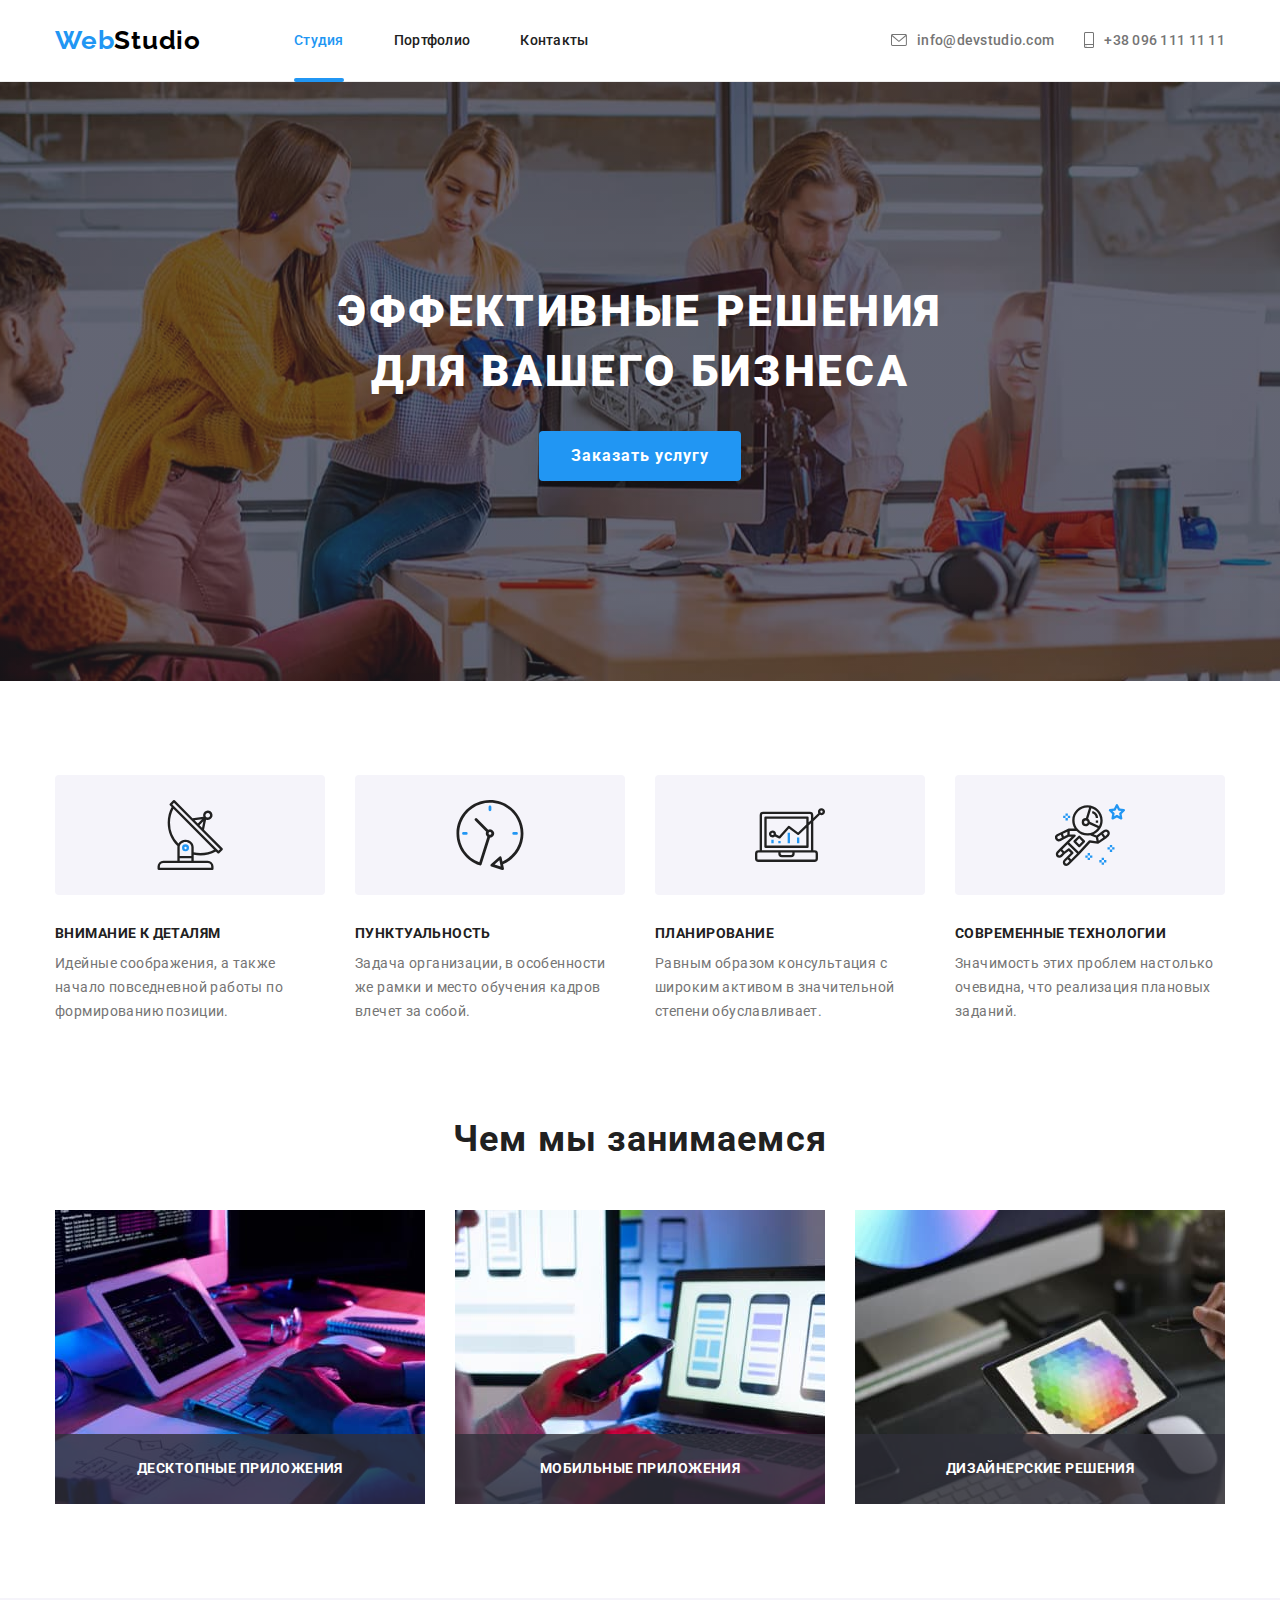
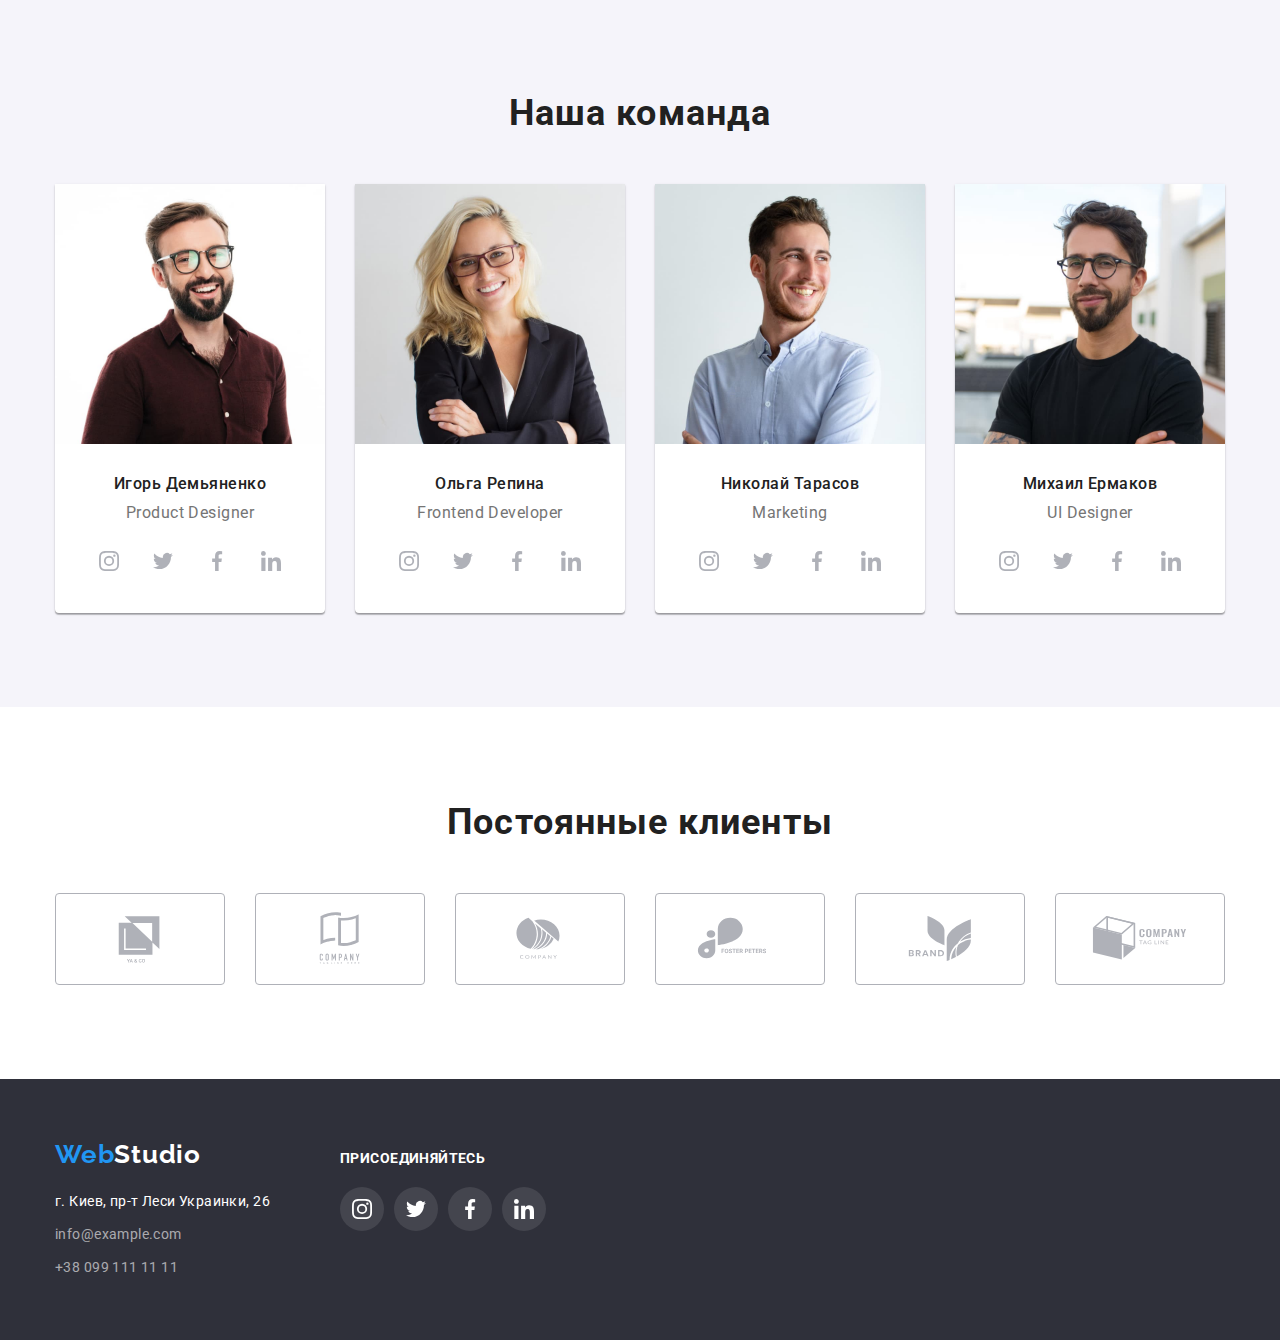
<file: index.html>
<!DOCTYPE html>
<html lang="ru">
    <head>
        <meta charset="UTF-8" />
        <meta http-equiv="X-UA-Compatible" content="IE=edge" />
        <meta name="viewport" content="width=device-width, initial-scale=1.0" />
        <title>
            GoIT HW #5 – Позиционирование элементов, Переходы и Анимация
        </title>

        <!-- Шрифты -->
        <link rel="preconnect" href="https://fonts.googleapis.com" />
        <link rel="preconnect" href="https://fonts.gstatic.com" crossorigin />
        <link
            href="https://fonts.googleapis.com/css2?family=Raleway:wght@700&family=Roboto:wght@400;500;700;900&display=swap"
            rel="stylesheet"
        />
        <!-- font-family: 'Raleway', sans-serif;
             font-family: 'Roboto', sans-serif; -->

        <!-- Стили -->
        <link
            rel="stylesheet"
            href="https://cdnjs.cloudflare.com/ajax/libs/modern-normalize/1.1.0/modern-normalize.min.css"
        />
        <!-- <link rel="stylesheet" href="./css/normalize.css" /> -->
        <link rel="stylesheet" href="./css/styles.css" />
    </head>
    <body>
        <!-- Шапка страницы -->
        <header class="header-section">
            <div class="container">
                <!-- Навигация на главной -->
                <div class="header-nav">
                    <nav class="header-nav">
                        <a class="logo logo-color link" href="./index.html">
                            Web<span class="logo-black">Studio</span>
                        </a>

                        <ul class="menu-nav">
                            <li class="item">
                                <a
                                    class="menu-nav-text menu-nav-text-dark link menu-current"
                                    href="./index.html"
                                    >Студия</a
                                >
                            </li>
                            <li class="item">
                                <a
                                    class="menu-nav-text menu-nav-text-dark link"
                                    href="./portfolio.html"
                                    >Портфолио</a
                                >
                            </li>
                            <li class="item">
                                <a
                                    class="menu-nav-text menu-nav-text-dark link"
                                    href=""
                                    >Контакты</a
                                >
                            </li>
                        </ul>
                    </nav>
                    <!-- Ссылки в хедере -->
                    <ul class="links-nav">
                        <li class="item">
                            <a
                                class="menu-nav-text menu-nav-text-light link link-nav"
                                href="mailto:info@devstudio.com"
                                ><svg
                                    class="link-nav-icon"
                                    width="16"
                                    height="12"
                                >
                                    <use
                                        href="./img/icons.svg#envelope"
                                    ></use></svg
                                >info@devstudio.com</a
                            >
                        </li>
                        <li class="item">
                            <a
                                class="menu-nav-text menu-nav-text-light link link-nav"
                                href="tel:+380961111111"
                                ><svg
                                    class="link-nav-icon"
                                    width="10"
                                    height="16"
                                >
                                    <use
                                        href="./img/icons.svg#smartphone"
                                    ></use></svg
                                >+38 096 111 11 11</a
                            >
                        </li>
                    </ul>
                </div>
            </div>
        </header>

        <!-- Основной контент - Студия -->
        <main>
            <!-- Герой -->
            <section class="hero-section">
                <div class="container">
                    <h1 class="hero-title">
                        Эффективные решения<br />для вашего бизнеса
                    </h1>
                    <button
                        class="order-service-btn"
                        type="button"
                        data-modal-open
                    >
                        Заказать услугу
                    </button>
                </div>
            </section>

            <!-- Особенности -->
            <section class="feautures-section section">
                <div class="container">
                    <h2 class="visually-hidden">Наши преимущества</h2>
                    <ul class="features-list">
                        <li class="item">
                            <div class="features-icon">
                                <svg width="70" height="70">
                                    <use href="./img/icons.svg#antenna"></use>
                                </svg>
                            </div>

                            <h3 class="features-title">Внимание к деталям</h3>
                            <p class="features-text">
                                Идейные соображения, а также начало повседневной
                                работы по формированию позиции.
                            </p>
                        </li>
                        <li class="item">
                            <div class="features-icon">
                                <svg width="70" height="70">
                                    <use href="./img/icons.svg#clock"></use>
                                </svg>
                            </div>

                            <h3 class="features-title">Пунктуальность</h3>
                            <p class="features-text">
                                Задача организации, в особенности же рамки и
                                место обучения кадров влечет за собой.
                            </p>
                        </li>
                        <li class="item">
                            <div class="features-icon">
                                <svg width="70" height="70">
                                    <use href="./img/icons.svg#diagram"></use>
                                </svg>
                            </div>

                            <h3 class="features-title">Планирование</h3>
                            <p class="features-text">
                                Равным образом консультация с широким активом в
                                значительной степени обуславливает.
                            </p>
                        </li>
                        <li class="item">
                            <div class="features-icon">
                                <svg width="70" height="70">
                                    <use href="./img/icons.svg#astronaut"></use>
                                </svg>
                            </div>

                            <h3 class="features-title">
                                Современные технологии
                            </h3>
                            <p class="features-text">
                                Значимость этих проблем настолько очевидна, что
                                реализация плановых заданий.
                            </p>
                        </li>
                    </ul>
                </div>
            </section>

            <!-- Виды деятельности -->
            <section class="doing-section section">
                <div class="container">
                    <h2 class="doing-title">Чем мы занимаемся</h2>
                    <ul class="doing-list">
                        <li class="item">
                            <div class="doing-thumb">
                                <img
                                    src="./img/tech1.jpg"
                                    alt="Десктопные приложения"
                                    width="370"
                                />
                                <div class="doing-text-wrap">
                                    <p class="doing-text">
                                        Десктопные приложения
                                    </p>
                                </div>
                            </div>
                        </li>
                        <li class="item">
                            <div class="doing-thumb">
                                <img
                                    src="./img/tech2.jpg"
                                    alt="Мобильные приложения"
                                    width="370"
                                />
                                <div class="doing-text-wrap">
                                    <p class="doing-text">
                                        Мобильные приложения
                                    </p>
                                </div>
                            </div>
                        </li>
                        <li class="item">
                            <div class="doing-thumb">
                                <img
                                    src="./img/tech3.jpg"
                                    alt="Дизайнерские решения"
                                    width="370"
                                />
                                <div class="doing-text-wrap">
                                    <p class="doing-text">
                                        Дизайнерские решения
                                    </p>
                                </div>
                            </div>
                        </li>
                    </ul>
                </div>
            </section>

            <!-- Команда -->
            <section class="team-section section">
                <div class="container">
                    <h2 class="team-title">Наша команда</h2>
                    <ul class="team-list">
                        <li class="item">
                            <img
                                class="team-img"
                                src="./img/team1.jpg"
                                alt="Игорь Демьяненко"
                                width="270"
                            />

                            <div class="team-sign">
                                <h3 class="team-list-title">
                                    Игорь Демьяненко
                                </h3>
                                <p class="team-text">Product Designer</p>

                                <ul class="social-links">
                                    <li class="social-item">
                                        <a
                                            href=""
                                            class="social-link team-social-link"
                                        >
                                            <svg width="20" height="20">
                                                <use
                                                    href="./img/icons.svg#instagram"
                                                ></use>
                                            </svg>
                                        </a>
                                    </li>
                                    <li class="social-item">
                                        <a
                                            href=""
                                            class="social-link team-social-link"
                                        >
                                            <svg width="20" height="20">
                                                <use
                                                    href="./img/icons.svg#twitter"
                                                ></use>
                                            </svg>
                                        </a>
                                    </li>
                                    <li class="social-item">
                                        <a
                                            href=""
                                            class="social-link team-social-link"
                                        >
                                            <svg width="20" height="20">
                                                <use
                                                    href="./img/icons.svg#facebook"
                                                ></use>
                                            </svg>
                                        </a>
                                    </li>
                                    <li class="social-item">
                                        <a
                                            href=""
                                            class="social-link team-social-link"
                                        >
                                            <svg width="20" height="20">
                                                <use
                                                    href="./img/icons.svg#linkedin"
                                                ></use>
                                            </svg>
                                        </a>
                                    </li>
                                </ul>
                            </div>
                        </li>
                        <li class="item">
                            <img
                                class="team-img"
                                src="./img/team2.jpg"
                                alt="Ольга Репина"
                                width="270"
                            />

                            <div class="team-sign">
                                <h3 class="team-list-title">Ольга Репина</h3>
                                <p class="team-text">Frontend Developer</p>

                                <ul class="social-links">
                                    <li class="social-item">
                                        <a
                                            href=""
                                            class="social-link team-social-link"
                                        >
                                            <svg width="20" height="20">
                                                <use
                                                    href="./img/icons.svg#instagram"
                                                ></use>
                                            </svg>
                                        </a>
                                    </li>
                                    <li class="social-item">
                                        <a
                                            href=""
                                            class="social-link team-social-link"
                                        >
                                            <svg width="20" height="20">
                                                <use
                                                    href="./img/icons.svg#twitter"
                                                ></use>
                                            </svg>
                                        </a>
                                    </li>
                                    <li class="social-item">
                                        <a
                                            href=""
                                            class="social-link team-social-link"
                                        >
                                            <svg width="20" height="20">
                                                <use
                                                    href="./img/icons.svg#facebook"
                                                ></use>
                                            </svg>
                                        </a>
                                    </li>
                                    <li class="social-item">
                                        <a
                                            href=""
                                            class="social-link team-social-link"
                                        >
                                            <svg width="20" height="20">
                                                <use
                                                    href="./img/icons.svg#linkedin"
                                                ></use>
                                            </svg>
                                        </a>
                                    </li>
                                </ul>
                            </div>
                        </li>
                        <li class="item">
                            <img
                                class="team-img"
                                src="./img/team3.jpg"
                                alt="Николай Тарасов"
                                width="270"
                            />

                            <div class="team-sign">
                                <h3 class="team-list-title">Николай Тарасов</h3>
                                <p class="team-text">Marketing</p>

                                <ul class="social-links">
                                    <li class="social-item">
                                        <a
                                            href=""
                                            class="social-link team-social-link"
                                        >
                                            <svg width="20" height="20">
                                                <use
                                                    href="./img/icons.svg#instagram"
                                                ></use>
                                            </svg>
                                        </a>
                                    </li>
                                    <li class="social-item">
                                        <a
                                            href=""
                                            class="social-link team-social-link"
                                        >
                                            <svg width="20" height="20">
                                                <use
                                                    href="./img/icons.svg#twitter"
                                                ></use>
                                            </svg>
                                        </a>
                                    </li>
                                    <li class="social-item">
                                        <a
                                            href=""
                                            class="social-link team-social-link"
                                        >
                                            <svg width="20" height="20">
                                                <use
                                                    href="./img/icons.svg#facebook"
                                                ></use>
                                            </svg>
                                        </a>
                                    </li>
                                    <li class="social-item">
                                        <a
                                            href=""
                                            class="social-link team-social-link"
                                        >
                                            <svg width="20" height="20">
                                                <use
                                                    href="./img/icons.svg#linkedin"
                                                ></use>
                                            </svg>
                                        </a>
                                    </li>
                                </ul>
                            </div>
                        </li>
                        <li class="item">
                            <img
                                class="team-img"
                                src="./img/team4.jpg"
                                alt="Михаил Ермаков"
                                width="270"
                            />

                            <div class="team-sign">
                                <h3 class="team-list-title">Михаил Ермаков</h3>
                                <p class="team-text">UI Designer</p>

                                <ul class="social-links">
                                    <li class="social-item">
                                        <a
                                            href=""
                                            class="social-link team-social-link"
                                        >
                                            <svg width="20" height="20">
                                                <use
                                                    href="./img/icons.svg#instagram"
                                                ></use>
                                            </svg>
                                        </a>
                                    </li>
                                    <li class="social-item">
                                        <a
                                            href=""
                                            class="social-link team-social-link"
                                        >
                                            <svg width="20" height="20">
                                                <use
                                                    href="./img/icons.svg#twitter"
                                                ></use>
                                            </svg>
                                        </a>
                                    </li>
                                    <li class="social-item">
                                        <a
                                            href=""
                                            class="social-link team-social-link"
                                        >
                                            <svg width="20" height="20">
                                                <use
                                                    href="./img/icons.svg#facebook"
                                                ></use>
                                            </svg>
                                        </a>
                                    </li>
                                    <li class="social-item">
                                        <a
                                            href=""
                                            class="social-link team-social-link"
                                        >
                                            <svg width="20" height="20">
                                                <use
                                                    href="./img/icons.svg#linkedin"
                                                ></use>
                                            </svg>
                                        </a>
                                    </li>
                                </ul>
                            </div>
                        </li>
                    </ul>
                </div>
            </section>

            <!-- Постоянные клиенты -->
            <section class="section">
                <div class="container">
                    <h2 class="clients-title">Постоянные клиенты</h2>

                    <ul class="clients-list">
                        <li class="item">
                            <a href="" class="clients-link link">
                                <svg width="106" height="60">
                                    <use
                                        href="./img/icons.svg#logo-client-1"
                                    ></use>
                                </svg>
                            </a>
                        </li>
                        <li class="item">
                            <a href="" class="clients-link">
                                <svg width="106" height="60">
                                    <use
                                        href="./img/icons.svg#logo-client-2"
                                    ></use>
                                </svg>
                            </a>
                        </li>
                        <li class="item">
                            <a href="" class="clients-link">
                                <svg width="106" height="60">
                                    <use
                                        href="./img/icons.svg#logo-client-3"
                                    ></use>
                                </svg>
                            </a>
                        </li>
                        <li class="item">
                            <a href="" class="clients-link">
                                <svg width="106" height="60">
                                    <use
                                        href="./img/icons.svg#logo-client-4"
                                    ></use>
                                </svg>
                            </a>
                        </li>
                        <li class="item">
                            <a href="" class="clients-link">
                                <svg width="106" height="60">
                                    <use
                                        href="./img/icons.svg#logo-client-5"
                                    ></use>
                                </svg>
                            </a>
                        </li>
                        <li class="item">
                            <a href="" class="clients-link">
                                <svg width="106" height="60">
                                    <use
                                        href="./img/icons.svg#logo-client-6"
                                    ></use>
                                </svg>
                            </a>
                        </li>
                    </ul>
                </div>
            </section>
        </main>

        <!-- Подвал страницы -->
        <footer class="footer-section">
            <div class="container">
                <div class="footer-contain">
                    <div class="logo-address">
                        <a class="logo logo-color link" href="./index.html">
                            Web<span class="logo-white">Studio</span>
                        </a>
                        <address class="footer-address">
                            <ul class="address-list">
                                <li class="item">
                                    <a class="address-light link" href=""
                                        >г. Киев, пр-т Леси Украинки, 26</a
                                    >
                                </li>
                                <li class="item">
                                    <a
                                        class="address-dark link"
                                        href="mailto:info@example.com"
                                        >info@example.com</a
                                    >
                                </li>
                                <li class="item">
                                    <a
                                        class="address-dark link"
                                        href="tel:+380991111111"
                                        >+38 099 111 11 11</a
                                    >
                                </li>
                            </ul>
                        </address>
                    </div>
                    <div class="footer-join">
                        <p class="join-text">присоединяйтесь</p>
                        <ul class="social-links">
                            <li class="social-item">
                                <a
                                    href=""
                                    class="social-link footer-social-link"
                                >
                                    <svg width="20" height="20">
                                        <use
                                            href="./img/icons.svg#instagram"
                                        ></use>
                                    </svg>
                                </a>
                            </li>
                            <li class="social-item">
                                <a
                                    href=""
                                    class="social-link footer-social-link"
                                >
                                    <svg width="20" height="20">
                                        <use
                                            href="./img/icons.svg#twitter"
                                        ></use>
                                    </svg>
                                </a>
                            </li>
                            <li class="social-item">
                                <a
                                    href=""
                                    class="social-link footer-social-link"
                                >
                                    <svg width="20" height="20">
                                        <use
                                            href="./img/icons.svg#facebook"
                                        ></use>
                                    </svg>
                                </a>
                            </li>
                            <li class="social-item">
                                <a
                                    href=""
                                    class="social-link footer-social-link"
                                >
                                    <svg width="20" height="20">
                                        <use
                                            href="./img/icons.svg#linkedin"
                                        ></use>
                                    </svg>
                                </a>
                            </li>
                        </ul>
                    </div>
                </div>
            </div>
        </footer>

        <!-- Модальное окно -->
        <div class="backdrop is-hidden" data-modal>
            <div class="modal">
                <button type="button" class="modal-close-btn" data-modal-close>
                    <svg width="11" height="11">
                        <use href="./img/icons.svg#close-modal"></use>
                    </svg>
                </button>
            </div>
        </div>

        <!-- Скрипт -->
        <script src="./js/modal.js"></script>
    </body>
</html>
</file>
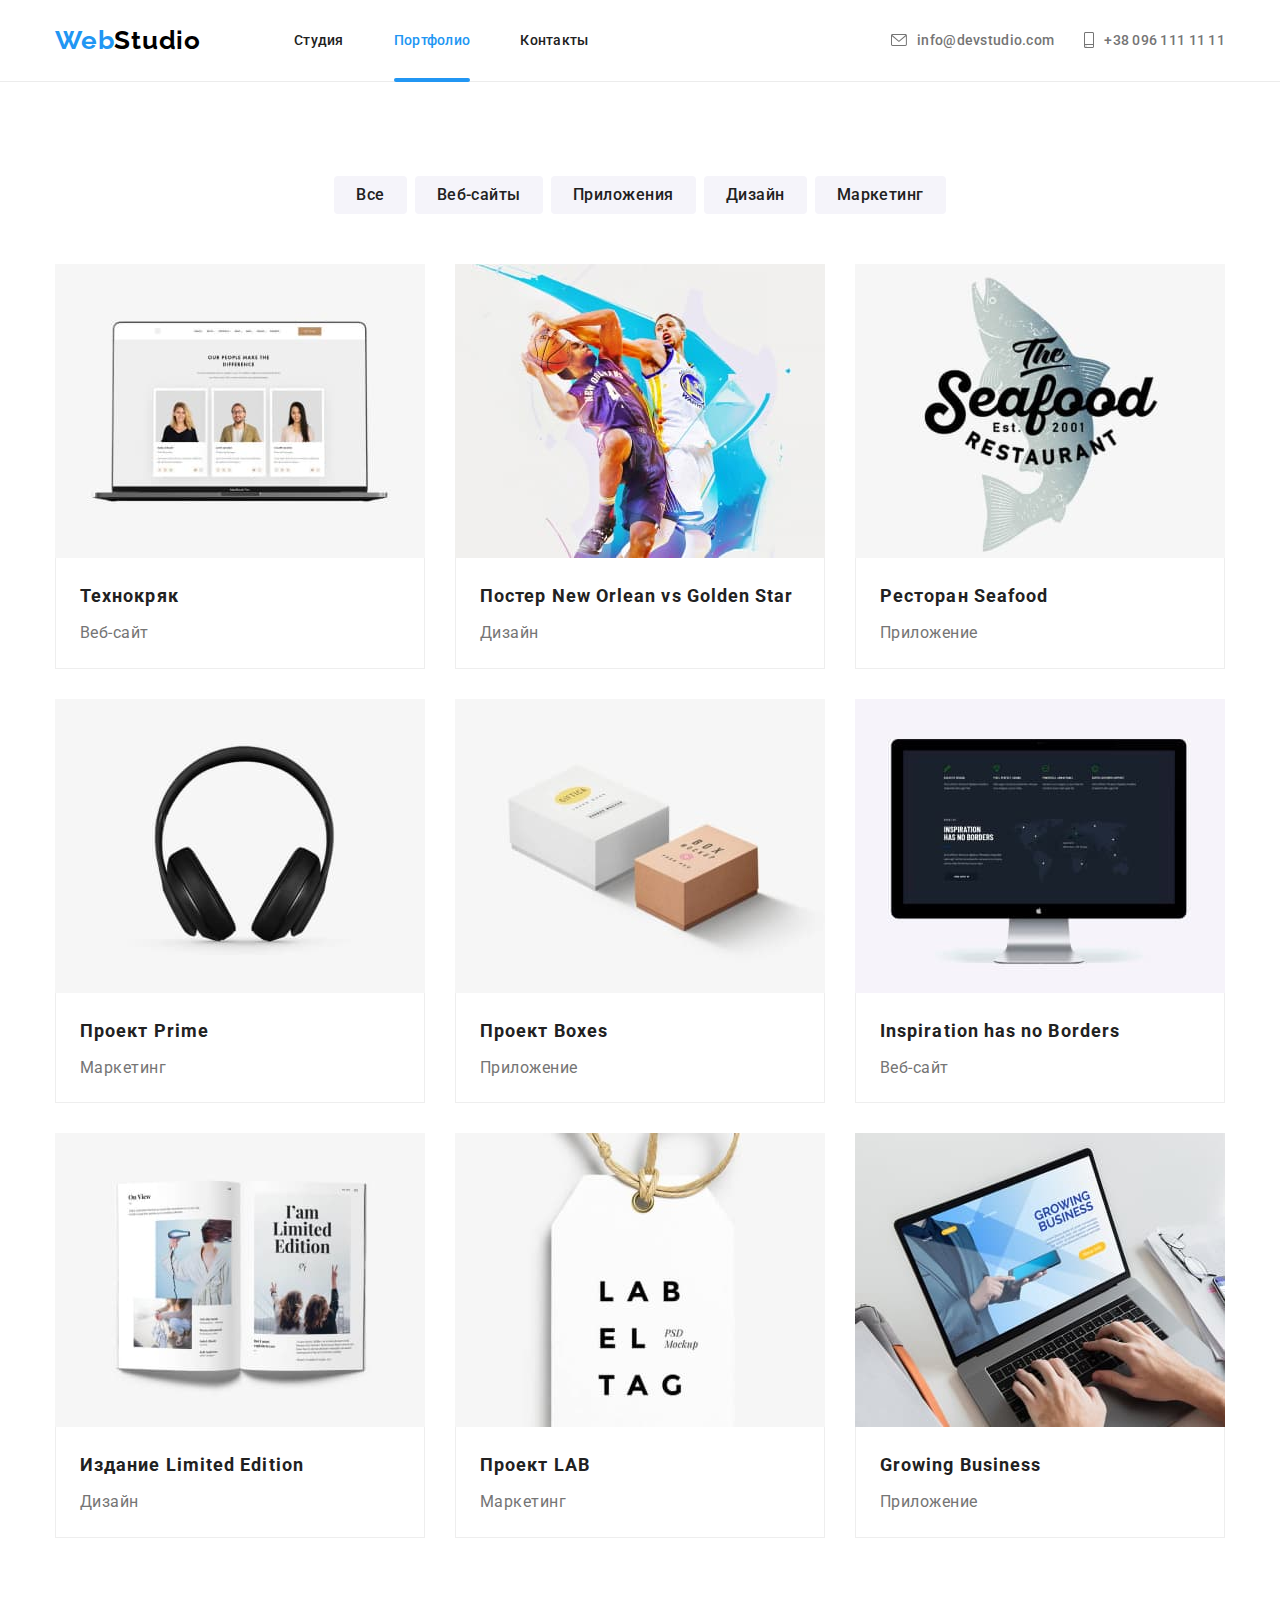
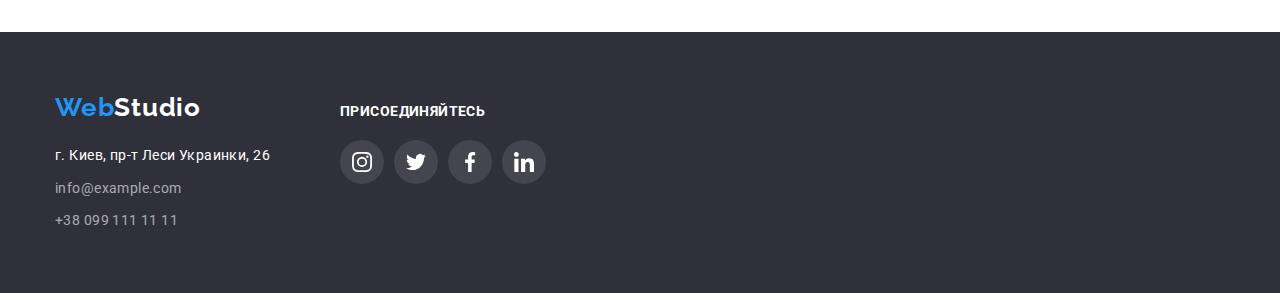
<file: portfolio.html>
<!DOCTYPE html>
<html lang="en">
    <head>
        <meta charset="UTF-8" />
        <meta http-equiv="X-UA-Compatible" content="IE=edge" />
        <meta name="viewport" content="width=device-width, initial-scale=1.0" />
        <title>
            GoIT HW #5 – Позиционирование элементов, Переходы и Анимация
        </title>

        <!-- Шрифты -->
        <link rel="preconnect" href="https://fonts.googleapis.com" />
        <link rel="preconnect" href="https://fonts.gstatic.com" crossorigin />
        <link
            href="https://fonts.googleapis.com/css2?family=Raleway:wght@700&family=Roboto:wght@400;500;700;900&display=swap"
            rel="stylesheet"
        />
        <!-- font-family: 'Raleway', sans-serif;
             font-family: 'Roboto', sans-serif; -->

        <!-- Стили -->
        <link
            rel="stylesheet"
            href="https://cdnjs.cloudflare.com/ajax/libs/modern-normalize/1.1.0/modern-normalize.min.css"
        />
        <!-- <link rel="stylesheet" href="./css/normalize.css" /> -->
        <link rel="stylesheet" href="./css/styles.css" />
    </head>
    <body>
        <!-- Шапка страницы -->
        <header class="header-section">
            <div class="container">
                <!-- Навигация на главной -->
                <div class="header-nav">
                    <nav class="header-nav">
                        <a class="logo logo-color link" href="./index.html">
                            Web<span class="logo-black">Studio</span>
                        </a>

                        <ul class="menu-nav">
                            <li class="item">
                                <a
                                    class="menu-nav-text menu-nav-text-dark link"
                                    href="./index.html"
                                    >Студия</a
                                >
                            </li>
                            <li class="item">
                                <a
                                    class="menu-nav-text menu-nav-text-dark link menu-current"
                                    href="./portfolio.html"
                                    >Портфолио</a
                                >
                            </li>
                            <li class="item">
                                <a
                                    class="menu-nav-text menu-nav-text-dark link"
                                    href=""
                                    >Контакты</a
                                >
                            </li>
                        </ul>
                    </nav>
                    <!-- Ссылки в хедере -->
                    <ul class="links-nav">
                        <li class="item">
                            <a
                                class="menu-nav-text menu-nav-text-light link link-nav"
                                href="mailto:info@devstudio.com"
                                ><svg
                                    class="link-nav-icon"
                                    width="16"
                                    height="12"
                                >
                                    <use
                                        href="./img/icons.svg#envelope"
                                    ></use></svg
                                >info@devstudio.com</a
                            >
                        </li>
                        <li class="item">
                            <a
                                class="menu-nav-text menu-nav-text-light link link-nav"
                                href="tel:+380961111111"
                                ><svg
                                    class="link-nav-icon"
                                    width="10"
                                    height="16"
                                >
                                    <use
                                        href="./img/icons.svg#smartphone"
                                    ></use></svg
                                >+38 096 111 11 11</a
                            >
                        </li>
                    </ul>
                </div>
            </div>
        </header>

        <!-- Основной контент -->
        <main>
            <!-- Портфолио -->
            <section class="section">
                <div class="container">
                    <h1 class="visually-hidden">Портфолио</h1>

                    <!-- Портфолио - Фильтры -->
                    <ul class="filters-list">
                        <li class="item">
                            <button class="portfolio-btn" type="button">
                                Все
                            </button>
                        </li>
                        <li class="item">
                            <button class="portfolio-btn" type="button">
                                Веб-сайты
                            </button>
                        </li>
                        <li class="item">
                            <button class="portfolio-btn" type="button">
                                Приложения
                            </button>
                        </li>
                        <li class="item">
                            <button class="portfolio-btn" type="button">
                                Дизайн
                            </button>
                        </li>
                        <li class="item">
                            <button class="portfolio-btn" type="button">
                                Маркетинг
                            </button>
                        </li>
                    </ul>

                    <!-- Портфолио - Проекты -->
                    <ul class="projects-list">
                        <li class="item">
                            <a class="projects-link link" href="">
                                <div class="project-thumb">
                                    <img
                                        src="./img/project1.jpg"
                                        alt="Технокряк"
                                        width="370"
                                    />
                                    <div class="project-overlay">
                                        <p class="project-text">
                                            Технокряк это современная площадка
                                            распространения коронавируса.
                                            Компании используют эту платформу
                                            для цифрового шпионажа и атак на
                                            защищённые сервера конкурентов.
                                        </p>
                                    </div>
                                </div>
                                <div class="project-sign">
                                    <h2 class="project-title">Технокряк</h2>
                                    <p class="project-desc">Веб-сайт</p>
                                </div>
                            </a>
                        </li>
                        <li class="item">
                            <a class="projects-link link" href="">
                                <div class="project-thumb">
                                    <img
                                        src="./img/project2.jpg"
                                        alt="Постер New Orlean vs Golden Star"
                                        width="370"
                                    />
                                    <div class="project-overlay">
                                        <p class="project-text">
                                            Технокряк это современная площадка
                                            распространения коронавируса.
                                            Компании используют эту платформу
                                            для цифрового шпионажа и атак на
                                            защищённые сервера конкурентов.
                                        </p>
                                    </div>
                                </div>
                                <div class="project-sign">
                                    <h2 class="project-title">
                                        Постер New Orlean vs Golden Star
                                    </h2>
                                    <p class="project-desc">Дизайн</p>
                                </div>
                            </a>
                        </li>
                        <li class="item">
                            <a class="projects-link link" href="">
                                <div class="project-thumb">
                                    <img
                                        src="./img/project3.jpg"
                                        alt="Ресторан Seafood"
                                        width="370"
                                    />
                                    <div class="project-overlay">
                                        <p class="project-text">
                                            Технокряк это современная площадка
                                            распространения коронавируса.
                                            Компании используют эту платформу
                                            для цифрового шпионажа и атак на
                                            защищённые сервера конкурентов.
                                        </p>
                                    </div>
                                </div>
                                <div class="project-sign">
                                    <h2 class="project-title">
                                        Ресторан Seafood
                                    </h2>
                                    <p class="project-desc">Приложение</p>
                                </div>
                            </a>
                        </li>
                        <li class="item">
                            <a class="projects-link link" href="">
                                <div class="project-thumb">
                                    <img
                                        src="./img/project4.jpg"
                                        alt="Проект Prime"
                                        width="370"
                                    />
                                    <div class="project-overlay">
                                        <p class="project-text">
                                            Технокряк это современная площадка
                                            распространения коронавируса.
                                            Компании используют эту платформу
                                            для цифрового шпионажа и атак на
                                            защищённые сервера конкурентов.
                                        </p>
                                    </div>
                                </div>
                                <div class="project-sign">
                                    <h2 class="project-title">Проект Prime</h2>
                                    <p class="project-desc">Маркетинг</p>
                                </div>
                            </a>
                        </li>
                        <li class="item">
                            <a class="projects-link link" href="">
                                <div class="project-thumb">
                                    <img
                                        src="./img/project5.jpg"
                                        alt="Проект Boxes"
                                        width="370"
                                    />
                                    <div class="project-overlay">
                                        <p class="project-text">
                                            Технокряк это современная площадка
                                            распространения коронавируса.
                                            Компании используют эту платформу
                                            для цифрового шпионажа и атак на
                                            защищённые сервера конкурентов.
                                        </p>
                                    </div>
                                </div>
                                <div class="project-sign">
                                    <h2 class="project-title">Проект Boxes</h2>
                                    <p class="project-desc">Приложение</p>
                                </div>
                            </a>
                        </li>
                        <li class="item">
                            <a class="projects-link link" href="">
                                <div class="project-thumb">
                                    <img
                                        src="./img/project6.jpg"
                                        alt="Inspiration has no Borders"
                                        width="370"
                                    />
                                    <div class="project-overlay">
                                        <p class="project-text">
                                            Технокряк это современная площадка
                                            распространения коронавируса.
                                            Компании используют эту платформу
                                            для цифрового шпионажа и атак на
                                            защищённые сервера конкурентов.
                                        </p>
                                    </div>
                                </div>
                                <div class="project-sign">
                                    <h2 class="project-title">
                                        Inspiration has no Borders
                                    </h2>
                                    <p class="project-desc">Веб-сайт</p>
                                </div>
                            </a>
                        </li>
                        <li class="item">
                            <a class="projects-link link" href="">
                                <div class="project-thumb">
                                    <img
                                        src="./img/project7.jpg"
                                        alt="Издание Limited Edition"
                                        width="370"
                                    />
                                    <div class="project-overlay">
                                        <p class="project-text">
                                            Технокряк это современная площадка
                                            распространения коронавируса.
                                            Компании используют эту платформу
                                            для цифрового шпионажа и атак на
                                            защищённые сервера конкурентов.
                                        </p>
                                    </div>
                                </div>
                                <div class="project-sign">
                                    <h2 class="project-title">
                                        Издание Limited Edition
                                    </h2>
                                    <p class="project-desc">Дизайн</p>
                                </div>
                            </a>
                        </li>
                        <li class="item">
                            <a class="projects-link link" href="">
                                <div class="project-thumb">
                                    <img
                                        src="./img/project8.jpg"
                                        alt="Проект LAB"
                                        width="370"
                                    />
                                    <div class="project-overlay">
                                        <p class="project-text">
                                            Технокряк это современная площадка
                                            распространения коронавируса.
                                            Компании используют эту платформу
                                            для цифрового шпионажа и атак на
                                            защищённые сервера конкурентов.
                                        </p>
                                    </div>
                                </div>
                                <div class="project-sign">
                                    <h2 class="project-title">Проект LAB</h2>
                                    <p class="project-desc">Маркетинг</p>
                                </div>
                            </a>
                        </li>
                        <li class="item">
                            <a class="projects-link link" href="">
                                <div class="project-thumb">
                                    <img
                                        src="./img/project9.jpg"
                                        alt="Growing Business"
                                        width="370"
                                    />
                                    <div class="project-overlay">
                                        <p class="project-text">
                                            Технокряк это современная площадка
                                            распространения коронавируса.
                                            Компании используют эту платформу
                                            для цифрового шпионажа и атак на
                                            защищённые сервера конкурентов.
                                        </p>
                                    </div>
                                </div>
                                <div class="project-sign">
                                    <h2 class="project-title">
                                        Growing Business
                                    </h2>
                                    <p class="project-desc">Приложение</p>
                                </div>
                            </a>
                        </li>
                    </ul>
                </div>
            </section>
        </main>

        <!-- Подвал страницы -->
        <footer class="footer-section">
            <div class="container">
                <div class="footer-contain">
                    <div class="logo-address">
                        <a class="logo logo-color link" href="./index.html">
                            Web<span class="logo-white">Studio</span>
                        </a>
                        <address class="footer-address">
                            <ul class="address-list">
                                <li class="item">
                                    <a class="address-light link" href=""
                                        >г. Киев, пр-т Леси Украинки, 26</a
                                    >
                                </li>
                                <li class="item">
                                    <a
                                        class="address-dark link"
                                        href="mailto:info@example.com"
                                        >info@example.com</a
                                    >
                                </li>
                                <li class="item">
                                    <a
                                        class="address-dark link"
                                        href="tel:+380991111111"
                                        >+38 099 111 11 11</a
                                    >
                                </li>
                            </ul>
                        </address>
                    </div>
                    <div class="footer-join">
                        <p class="join-text">присоединяйтесь</p>
                        <ul class="social-links">
                            <li class="social-item">
                                <a
                                    href=""
                                    class="social-link footer-social-link"
                                >
                                    <svg width="20" height="20">
                                        <use
                                            href="./img/icons.svg#instagram"
                                        ></use>
                                    </svg>
                                </a>
                            </li>
                            <li class="social-item">
                                <a
                                    href=""
                                    class="social-link footer-social-link"
                                >
                                    <svg width="20" height="20">
                                        <use
                                            href="./img/icons.svg#twitter"
                                        ></use>
                                    </svg>
                                </a>
                            </li>
                            <li class="social-item">
                                <a
                                    href=""
                                    class="social-link footer-social-link"
                                >
                                    <svg width="20" height="20">
                                        <use
                                            href="./img/icons.svg#facebook"
                                        ></use>
                                    </svg>
                                </a>
                            </li>
                            <li class="social-item">
                                <a
                                    href=""
                                    class="social-link footer-social-link"
                                >
                                    <svg width="20" height="20">
                                        <use
                                            href="./img/icons.svg#linkedin"
                                        ></use>
                                    </svg>
                                </a>
                            </li>
                        </ul>
                    </div>
                </div>
            </div>
        </footer>
    </body>
</html>
</file>
<file: css/styles.css>
:root {
    --accent-color: #2196f3;
    --text-dark-color: #212121;
    --text-light-color: #757575;
    --background-dark-box-color: #2f303a;
    --background-light-gray-color: #f5f4fa;
    --icon-color: #afb1b8;
    --main-font: 'Roboto', sans-serif;
}

body {
    font-family: var(--main-font);
}

h1,
h2,
h3 {
    margin: 0;
}
img {
    display: block;
    max-width: 100%;
    height: auto;
}

ul {
    list-style: none;
    margin: 0;
    padding: 0;
}

/* === ВЕБ-СТУДИЯ == */

/* Утилиты */
.container {
    width: 1200px;

    margin-left: auto;
    margin-right: auto;

    padding-left: 15px;
    padding-right: 15px;
    /* = temporary outline = */
    /* outline: 2px solid tomato; */
}

.section {
    padding-top: 94px;
    padding-bottom: 94px;
    /* background-color: #ccc; */
}

.link {
    text-decoration: none;
}

.visually-hidden {
    position: absolute;
    width: 1px;
    height: 1px;
    margin: -1px;
    border: 0;
    padding: 0;

    white-space: nowrap;
    clip-path: inset(100%);
    clip: rect(0 0 0 0);
    overflow: hidden;
}

/* == Header == */
.header-section {
    border-bottom: 1px solid #ececec;
    /* background-color: #ccc; */
}

.logo {
    font-family: 'Raleway', sans-serif;
    font-weight: 700;
    font-size: 26px;
    line-height: 1.2;
    /* identical to box height 31px */
    letter-spacing: 0.03em;
}

.logo-color {
    color: var(--accent-color);
}

.logo-black {
    color: #000;
}

.logo-white {
    color: #fff;
}

.header-nav {
    display: flex;
    align-items: center;
}

.menu-nav {
    display: flex;
    margin-left: 93px;
}

.menu-nav .item {
    position: relative;
}

.menu-nav .item + .item {
    margin-left: 50px;
}
/* .menu-nav .item:not(:last-child) {
    margin-right: 50px;
} */

.menu-nav-text {
    display: block;
    padding-top: 32px;
    padding-bottom: 32px;

    font-weight: 500;
    font-size: 14px;
    line-height: 1.2;
    /* 16 px */
    letter-spacing: 0.02em;

    transition-property: color;
    transition-duration: 250ms;
    transition-timing-function: cubic-bezier(0.4, 0, 0.2, 1);
}

.menu-nav-text-dark {
    color: var(--text-dark-color);
}

.menu-current,
.menu-nav-text-color,
.menu-nav-text:hover,
.menu-nav-text:focus {
    color: var(--accent-color);
}

.menu-nav-text-light {
    color: var(--text-light-color);
}

.menu-current::after {
    content: '';

    position: absolute;
    left: 0;
    bottom: -1px;

    width: 100%;
    height: 4px;

    border-radius: 2px;
    background-color: var(--accent-color);
}

.links-nav {
    display: flex;
    margin-left: auto;
}

.links-nav .item + .item {
    margin-left: 30px;
}
.link-nav {
    display: inline-flex;
    align-items: center;
}

.link-nav-icon {
    margin-right: 10px;
    fill: currentColor;
}

/* == Main == */

/* = Hero = */

.hero-section {
    max-width: 1600px;
    margin-left: auto;
    margin-right: auto;

    padding-top: 200px;
    padding-bottom: 200px;

    background-image: linear-gradient(
            to right,
            rgba(47, 48, 58, 0.4),
            rgba(47, 48, 58, 0.4)
        ),
        url('../img/hero-img.jpg');
    background-size: 1600px;
    background-repeat: no-repeat;
    background-position: center;

    text-align: center;
}

.hero-title {
    font-weight: 900;
    font-size: 44px;
    line-height: 1.36;
    /* 60px or 136% */
    color: #ffffff;
    letter-spacing: 0.06em;
    text-transform: uppercase;
}

.order-service-btn {
    margin-top: 30px;
    margin-bottom: 0px;
    padding: 10px 32px;

    font-weight: 700;
    font-size: 16px;
    line-height: 1.87;
    /* identical to box height, 30px or 187% */
    letter-spacing: 0.06em;
    color: #ffffff;
    text-align: center;

    background: var(--accent-color);
    outline: none;
    border: none;
    border-radius: 4px;
    box-shadow: 0px 4px 4px rgba(0, 0, 0, 0.15);

    cursor: pointer;

    transition-property: background-color;
    transition-duration: 250ms;
    transition-timing-function: cubic-bezier(0.4, 0, 0.2, 1);
}

.order-service-btn:hover,
.order-service-btn:focus {
    background-color: #188ce8;
}

/* = Особенности = */
.feautures-section {
    /* padding-bottom: 0; */
    /* background-color: #ccc; */
}

/* -- Невидимымый -- */
.features-title {
    /* display: none; */
    /* font-weight: 700;
    font-size: 36px;
    line-height: 1.87; */
    /* 42px or 187% */
    /* text-align: center;
    letter-spacing: 0.03em;
    color: var(--text-dark-color); */
}

.features-list {
    display: flex;
}

.features-list .item {
    flex-basis: calc((100% - 3 * 30px) / 4);
}

.features-list .item + .item {
    margin-left: 30px;
}

.features-icon {
    display: flex;
    justify-content: center;
    align-items: center;

    height: 120px;

    border-radius: 4px;
    background-color: var(--background-light-gray-color);
}

.features-title {
    margin-top: 30px;

    font-weight: 700;
    font-size: 14px;
    line-height: 1.2;
    /* 16px or Auto */
    letter-spacing: 0.03em;
    text-transform: uppercase;

    color: var(--text-dark-color);
}

.features-text {
    margin-top: 10px;
    margin-bottom: 0;

    font-size: 14px;
    line-height: 1.71;
    /* 24px or 171% */
    letter-spacing: 0.03em;

    color: var(--text-light-color);
}

/* = Чем мы занимаемся = */
.doing-section {
    padding-top: 0;
}

.doing-list {
    display: flex;
    margin-top: 50px;
}

.doing-list .item + .item {
    margin-left: 30px;
}

.doing-thumb {
    position: relative;
}

.doing-text-wrap {
    position: absolute;
    left: 0;
    bottom: 0;

    display: flex;
    justify-content: center;
    align-items: center;

    width: 100%;
    height: 70px;

    background-color: rgba(47, 48, 58, 0.8);
}

.doing-text {
    margin: 0;

    font-weight: 700;
    font-size: 14px;
    line-height: 1.14;
    /* 16px or Auto */
    letter-spacing: 0.03em;
    text-transform: uppercase;

    color: #ffffff;
}

/* = (Чем мы занимаемся) & (Команда) = */

.doing-title,
.team-title,
.clients-title {
    font-weight: 700;
    font-size: 36px;
    line-height: 1.17;
    /* 42px or 117% */
    letter-spacing: 0.03em;
    color: var(--text-dark-color);
    text-align: center;
}

/* = Команда = */
.team-section {
    background-color: #f5f4fa;
}

.team-list {
    display: flex;
    margin-top: 50px;
}

.team-list .item + .item {
    margin-left: 30px;
}

.team-list .item {
    background: #ffffff;
    border-bottom-left-radius: 4px;
    border-bottom-right-radius: 4px;
    /* material shadow v1 */
    box-shadow: 0px 1px 3px rgba(0, 0, 0, 0.12), 0px 1px 1px rgba(0, 0, 0, 0.14),
        0px 2px 1px rgba(0, 0, 0, 0.2);
}

.team-img {
    /* margin-bottom: 30px; */
}

.team-sign {
    padding-top: 30px;
    padding-bottom: 30px;

    text-align: center;
}

.team-list-title {
    /* margin-bottom: 0; */

    font-weight: 500;
    font-size: 16px;
    line-height: 1.2;
    /* identical to box height 19px or Auto */
    letter-spacing: 0.03em;
    color: var(--text-dark-color);
    /* text-align: center; */
}

.team-text {
    margin-top: 10px;
    margin-bottom: 0;

    font-size: 16px;
    line-height: 1.2;
    /* identical to box height 19px or Auto */
    letter-spacing: 0.03em;
    color: var(--text-light-color);
    /* text-align: center; */
}

/* Социальные ссылки */

.social-links {
    display: flex;
    margin-top: 16px;
    justify-content: center;
}

.social-item {
    width: 44px;
    height: 44px;
}

.social-links .social-item + .social-item {
    margin-left: 10px;
}

.social-link {
    display: flex;
    width: 100%;
    height: 100%;
    justify-content: center;
    align-items: center;

    border-radius: 50%;
}

.social-link svg {
    fill: currentColor;

    transition-property: fill;
    transition-duration: 250ms;
    transition-timing-function: cubic-bezier(0.4, 0, 0.2, 1);
}

.social-link:hover,
.social-link:focus {
    color: #ffffff;
    background-color: var(--accent-color);

    transition-property: color, background-color;
    transition-duration: 250ms;
    transition-timing-function: cubic-bezier(0.4, 0, 0.2, 1);
}

.team-social-link {
    color: var(--icon-color);
    background-color: transparent;
}

.footer-social-link {
    color: #ffffff;
    background-color: rgba(255, 255, 255, 0.1);
}

/* = Постоянные клиенты = */

.clients-list {
    display: flex;
    margin-top: 50px;
}

.clients-list .item {
    width: 170px;
    height: 92px;
}

.clients-list .item + .item {
    margin-left: 30px;
}

.clients-link {
    display: flex;
    justify-content: center;
    align-items: center;

    width: 100%;
    height: 100%;

    color: var(--icon-color);
    background-color: transparent;

    border: 1px solid var(--icon-color);
    border-radius: 4px;

    transition-property: color, border-color;
    transition-duration: 250ms;
    transition-timing-function: cubic-bezier(0.4, 0, 0.2, 1);
}

.clients-link svg {
    fill: currentColor;

    transition-property: fill;
    transition-duration: 250ms;
    transition-timing-function: cubic-bezier(0.4, 0, 0.2, 1);
}

.clients-link:hover,
.clients-link:focus {
    color: var(--accent-color);
    border-color: var(--accent-color);
}

/* = Footer = */

.footer-section {
    background-color: var(--background-dark-box-color);
}

.footer-section {
    padding-top: 60px;
    padding-bottom: 60px;
}

.footer-contain {
    display: flex;
    align-items: baseline;
}

.footer-join {
    margin-left: 70px;
}

.footer-join .social-links {
    margin-top: 20px;
}
.join-text {
    margin: 0;
    padding: 0;
    font-weight: 700;
    font-size: 14px;
    line-height: 1.14;
    letter-spacing: 0.03em;
    text-transform: uppercase;
    color: #ffffff;
}

.footer-address {
    margin-top: 20px;

    font-style: normal;
    font-size: 14px;
    line-height: 1.71;
    /* 24px or 171% */
    letter-spacing: 0.03em;
}

.address-list .item + .item {
    margin-top: 9px;
}

.address-light,
.address-dark {
    transition-property: color;
    transition-duration: 250ms;
    transition-timing-function: cubic-bezier(0.4, 0, 0.2, 1);
}

.address-light,
.address-dark:hover,
.address-dark:focus {
    color: #ffffff;
}

.address-dark,
.address-light:hover,
.address-light:focus {
    color: rgba(255, 255, 255, 0.6);
}

/* === ПОРТФОЛИО == */

.portfolio-section {
    /* Стиль секции "Портфолио" */
}

/* Главный невидимый заголовок h1 страницы Портфолио */
.portfolio-title {
    /* display: none;
    text-align: center; */
}

/* = Портфолио - Фильтры  = */

.filters-list {
    display: flex;
    justify-content: center;
}

.filters-list .item + .item {
    margin-left: 8px;
}

.portfolio-btn {
    padding: 6px 22px;

    font-weight: 500;
    font-size: 16px;
    line-height: 1.62;
    /* identical to box height, 26px or 162% */
    letter-spacing: 0.03em;
    color: var(--text-dark-color);
    text-align: center;

    background-color: var(--background-light-gray-color);
    border: none;
    border-radius: 4px;

    cursor: pointer;

    transition-property: color, background-color, box-shadow;
    transition-duration: 250ms;
    transition-timing-function: cubic-bezier(0.4, 0, 0.2, 1);
}
.portfolio-btn:hover,
.portfolio-btn:focus {
    color: #ffffff;
    background-color: var(--accent-color);
    box-shadow: 0px 3px 1px rgba(0, 0, 0, 0.1), 0px 1px 2px rgba(0, 0, 0, 0.08),
        0px 2px 2px rgba(0, 0, 0, 0.12);
}

/* = Портфолио - Сетка Проектов = */

.projects-list {
    display: flex;
    flex-wrap: wrap;

    margin-top: 50px;
}

.projects-list .item {
    --projects-grid-gap: 30px;
    --projects-grid-columns: 3;
    flex-basis: calc(
        (100% - (var(--projects-grid-columns) - 1) * var(--projects-grid-gap)) /
            var(--projects-grid-columns)
    );
    background: #ffffff;
    /* border: 1px solid #eeeeee; */
}

.projects-list .item:not(:nth-child(3n + 1)) {
    margin-left: 30px;
}

.projects-list .item:not(:nth-last-child(-n + 3)) {
    margin-bottom: 30px;
}

.projects-link {
    display: block;

    transition-property: box-shadow;
    transition-duration: 250ms;
    transition-timing-function: cubic-bezier(0.4, 0, 0.2, 1);
}

.projects-link:hover,
.projects-link:focus {
    box-shadow: 0px 1px 1px rgba(0, 0, 0, 0.12), 0px 4px 4px rgba(0, 0, 0, 0.06),
        1px 4px 6px rgba(0, 0, 0, 0.16);
}

.projects-link:hover .project-overlay,
.projects-link:focus .project-overlay {
    transform: translatey(0);
}

.project-thumb {
    position: relative;
    overflow: hidden;
}

.project-overlay {
    position: absolute;
    left: 0;
    top: 0;
    width: 100%;
    height: 100%;

    display: flex;
    align-items: center;

    background-color: rgba(33, 150, 243, 0.9);

    transform: translatey(101%);

    transition-property: transform;
    transition-duration: 250ms;
    transition-timing-function: cubic-bezier(0.4, 0, 0.2, 1);
}

.project-text {
    margin: 0;
    padding-left: 24px;
    padding-right: 24px;

    font-size: 18px;
    line-height: 1.56;
    /* 28px or 156% */
    letter-spacing: 0.03em;
    color: #ffffff;
}

/* Описание проекта */
.project-sign {
    padding: 20px 24px;

    border-left: 1px solid #eeeeee;
    border-right: 1px solid #eeeeee;
    border-bottom: 1px solid #eeeeee;
}

/* Заголовок проекта */
.project-title {
    font-weight: 700;
    font-size: 18px;
    line-height: 2;
    /* identical to box height, 36px or 200% */
    letter-spacing: 0.06em;
    color: var(--text-dark-color);
}

/* Тип проекта */
.project-desc {
    margin-top: 4px;
    margin-bottom: 0;

    font-size: 16px;
    line-height: 1.87;
    /* identical to box height, 30px or 187% */
    letter-spacing: 0.03em;
    color: var(--text-light-color);
}

/* === Модальное окно === */

.backdrop {
    position: fixed;
    top: 0;
    left: 0;

    width: 100%;
    height: 100%;

    background-color: rgba(0, 0, 0, 0.2);

    opacity: 1;

    transition-property: opacity;
    transition-duration: 250ms;
    transition-timing-function: cubic-bezier(0.4, 0, 0.2, 1);
}

.backdrop.is-hidden {
    opacity: 0;
    pointer-events: none;
}

.backdrop.is-hidden .modal {
    opacity: 0;
    transform: translate(-50%, -50%) scale(0.7);
}

.modal {
    position: absolute;
    top: 50%;
    left: 50%;
    transform: translate(-50%, -50%);

    min-width: 528px;
    min-height: 581px;

    background-color: #ffffff;
    box-shadow: 0px 1px 3px rgba(0, 0, 0, 0.12), 0px 1px 1px rgba(0, 0, 0, 0.14),
        0px 2px 1px rgba(0, 0, 0, 0.2);
    border-radius: 4px;

    transition-property: transform, opacity;
    transition-duration: 250ms;
    transition-timing-function: cubic-bezier(0.4, 0, 0.2, 1);
}

.modal-close-btn {
    position: absolute;
    top: 8px;
    right: 8px;

    width: 30px;
    height: 30px;

    color: #000;
    background-color: transparent;
    border: 1px solid rgba(0, 0, 0, 0.1);
    border-radius: 50%;

    cursor: pointer;
}

.modal-close-btn svg {
    position: absolute;
    top: 50%;
    left: 50%;
    transform: translate(-50%, -50%) scale(1);

    width: 11px;
    height: 11px;
    fill: currentColor;

    transition-property: transform, fill;
    transition-duration: 250ms;
    transition-timing-function: cubic-bezier(0.4, 0, 0.2, 1);
}

.modal-close-btn:hover svg,
.modal-close-btn:focus svg {
    fill: var(--accent-color);
    transform: translate(-50%, -50%) rotate(-180deg);

    transition-property: transform;
    transition-duration: 250ms;
    transition-timing-function: cubic-bezier(0.4, 0, 0.2, 1);
}

.modal-close-btn:active {
    transform: scale(0.7);
}
</file>
